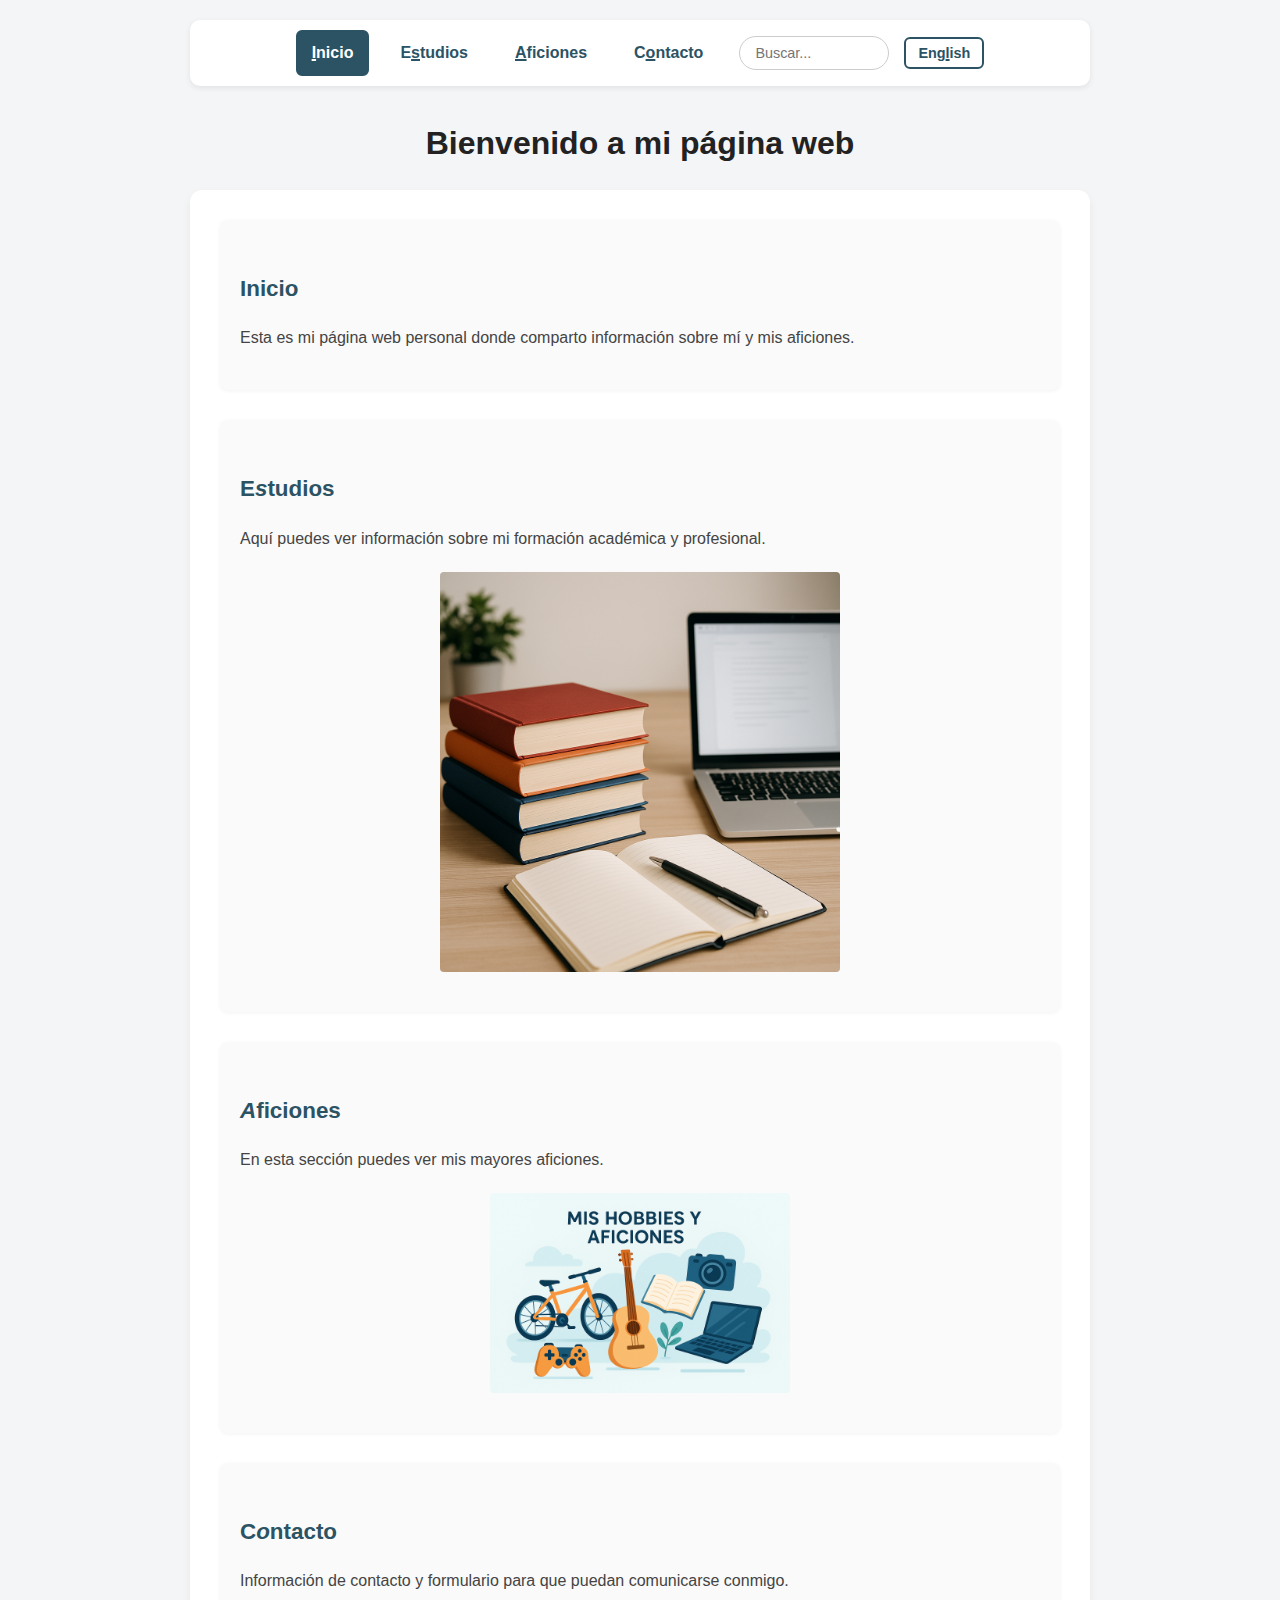
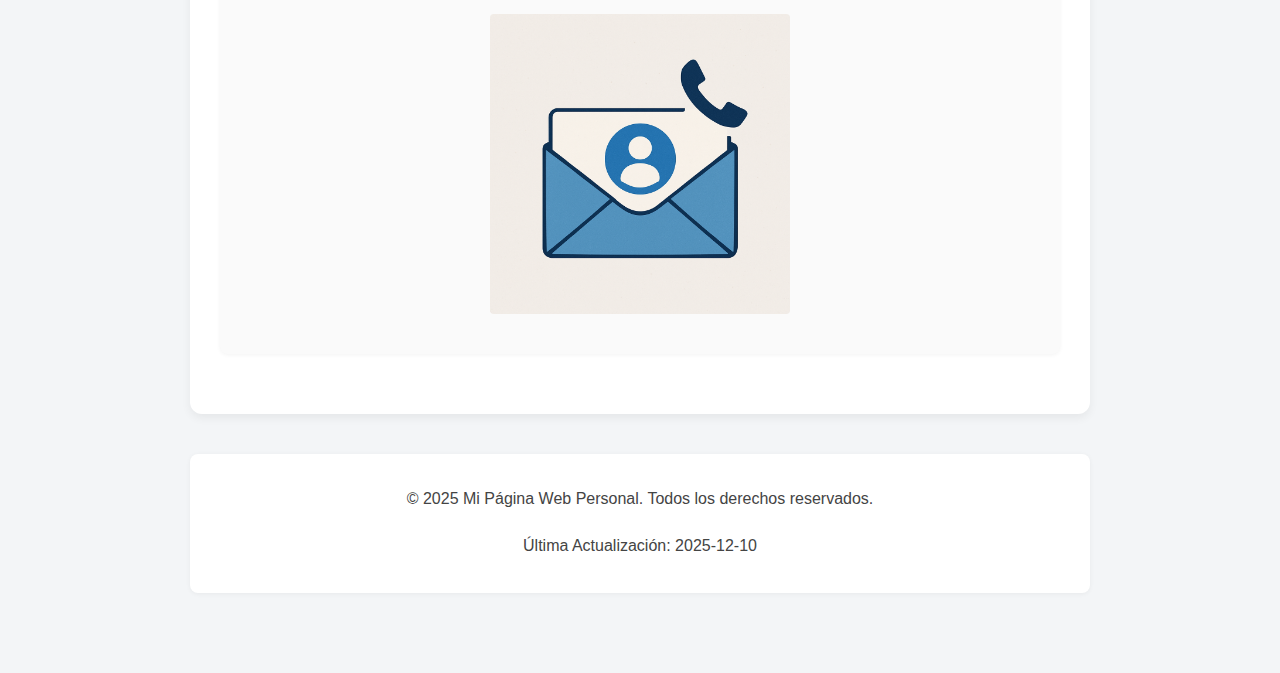
<file: index.html>
<!DOCTYPE html>
<html lang="es">
<head>
    <meta charset="UTF-8">
    <meta name="viewport" content="width=device-width, initial-scale=1.0">
    <link rel="stylesheet" href="styles.css">
    <script type="text/javascript">
        (function(c,l,a,r,i,t,y){
            c[a]=c[a]||function(){(c[a].q=c[a].q||[]).push(arguments)};
            t=l.createElement(r);t.async=1;t.src="https://www.clarity.ms/tag/"+i;
            y=l.getElementsByTagName(r)[0];y.parentNode.insertBefore(t,y);
        })(window, document, "clarity", "script", "uftyssa7ax");
    </script>
    <script src="main.js"></script>
    <title>Mi Página Web Personal</title>
</head>
<body>
    <header>
        <nav>
            <ul>
                <li>
                    <span data-translate="menu_inicio" data-translate-tooltip="tooltip_inicio" title="Volver a la página principal">Inicio</span>
                </li>
                <li>
                    <a href="estudios.html" accesskey="s" data-translate="menu_estudios" data-translate-tooltip="tooltip_estudios" title="Ver mi formación académica">Estudios</a>
                </li>
                <li>
                    <a href="aficiones.html" accesskey="a" data-translate="menu_aficiones" data-translate-tooltip="tooltip_aficiones" title="Ver mis pasatiempos">Aficiones</a>
                </li>
                <li>
                    <a href="contacto.html" accesskey="o" data-translate="menu_contacto" data-translate-tooltip="tooltip_contacto" title="Formas de contactar conmigo">Contacto</a>
                </li>
                <li>
                    <label for="buscador-ppal">Buscar:</label>

                    <input 
                        id="buscador-ppal"
                        type="text" 
                        placeholder="Buscar..." 
                        onkeyup="miWeb.mostrarSugerencias(this)" 
                        onkeydown="miWeb.gestionarNavegacion(event, this)" 
                        role="combobox" 
                        aria-autocomplete="list" 
                        aria-expanded="false" 
                        aria-haspopup="listbox" 
                        data-translate-placeholder="placeholder_buscar" 
                        autocomplete="off"
                    >
                    <ul role="listbox" tabindex="-1" hidden></ul>
                </li>
                <li>
                    <button onclick="miWeb.alternarIdioma()" accesskey="l" data-translate="btn_cambiar" data-translate-tooltip="tooltip_idioma" title="Cambiar el idioma de la web">English</button>
                </li>
            </ul>
        </nav>
    
        <h1 data-translate="index_titulo_principal">Bienvenido a mi página web</h1>
    </header>

    <main>
        <section>
            <h2 data-translate="index_sec_inicio">Inicio</h2>
            <p data-translate="index_desc_inicio">Esta es mi página web personal donde comparto información sobre mí y mis aficiones.</p>
        </section>

        <section>
            <h2 data-translate="menu_estudios">Estudios</h2> <p data-translate="index_desc_estudios">Aquí puedes ver información sobre mi formación académica y profesional.</p>
            <img src="imagenes/estudios.png" alt="Imagen de estudios" width="400">
        </section>

        <section>
            <h2 data-translate="menu_aficiones">Aficiones</h2> <p data-translate="index_desc_aficiones">En esta sección puedes ver mis mayores aficiones.</p>
            <img src="imagenes/aficiones.png" alt="Imagen de aficiones" width="300">
        </section>

        <section>
            <h2 data-translate="menu_contacto">Contacto</h2> <p data-translate="index_desc_contacto">Información de contacto y formulario para que puedan comunicarse conmigo.</p>
            <img src="imagenes/contacto.png" alt="Imagen de contacto" width="300">
        </section>
    </main>

    <footer>
        <p data-translate="footer_texto">&copy; 2025 Mi Página Web Personal. Todos los derechos reservados.</p>
        <p data-translate="footer_last_update">Última Actualización: 2025-12-10</p>
    </footer>

</body>
</html>
</file>
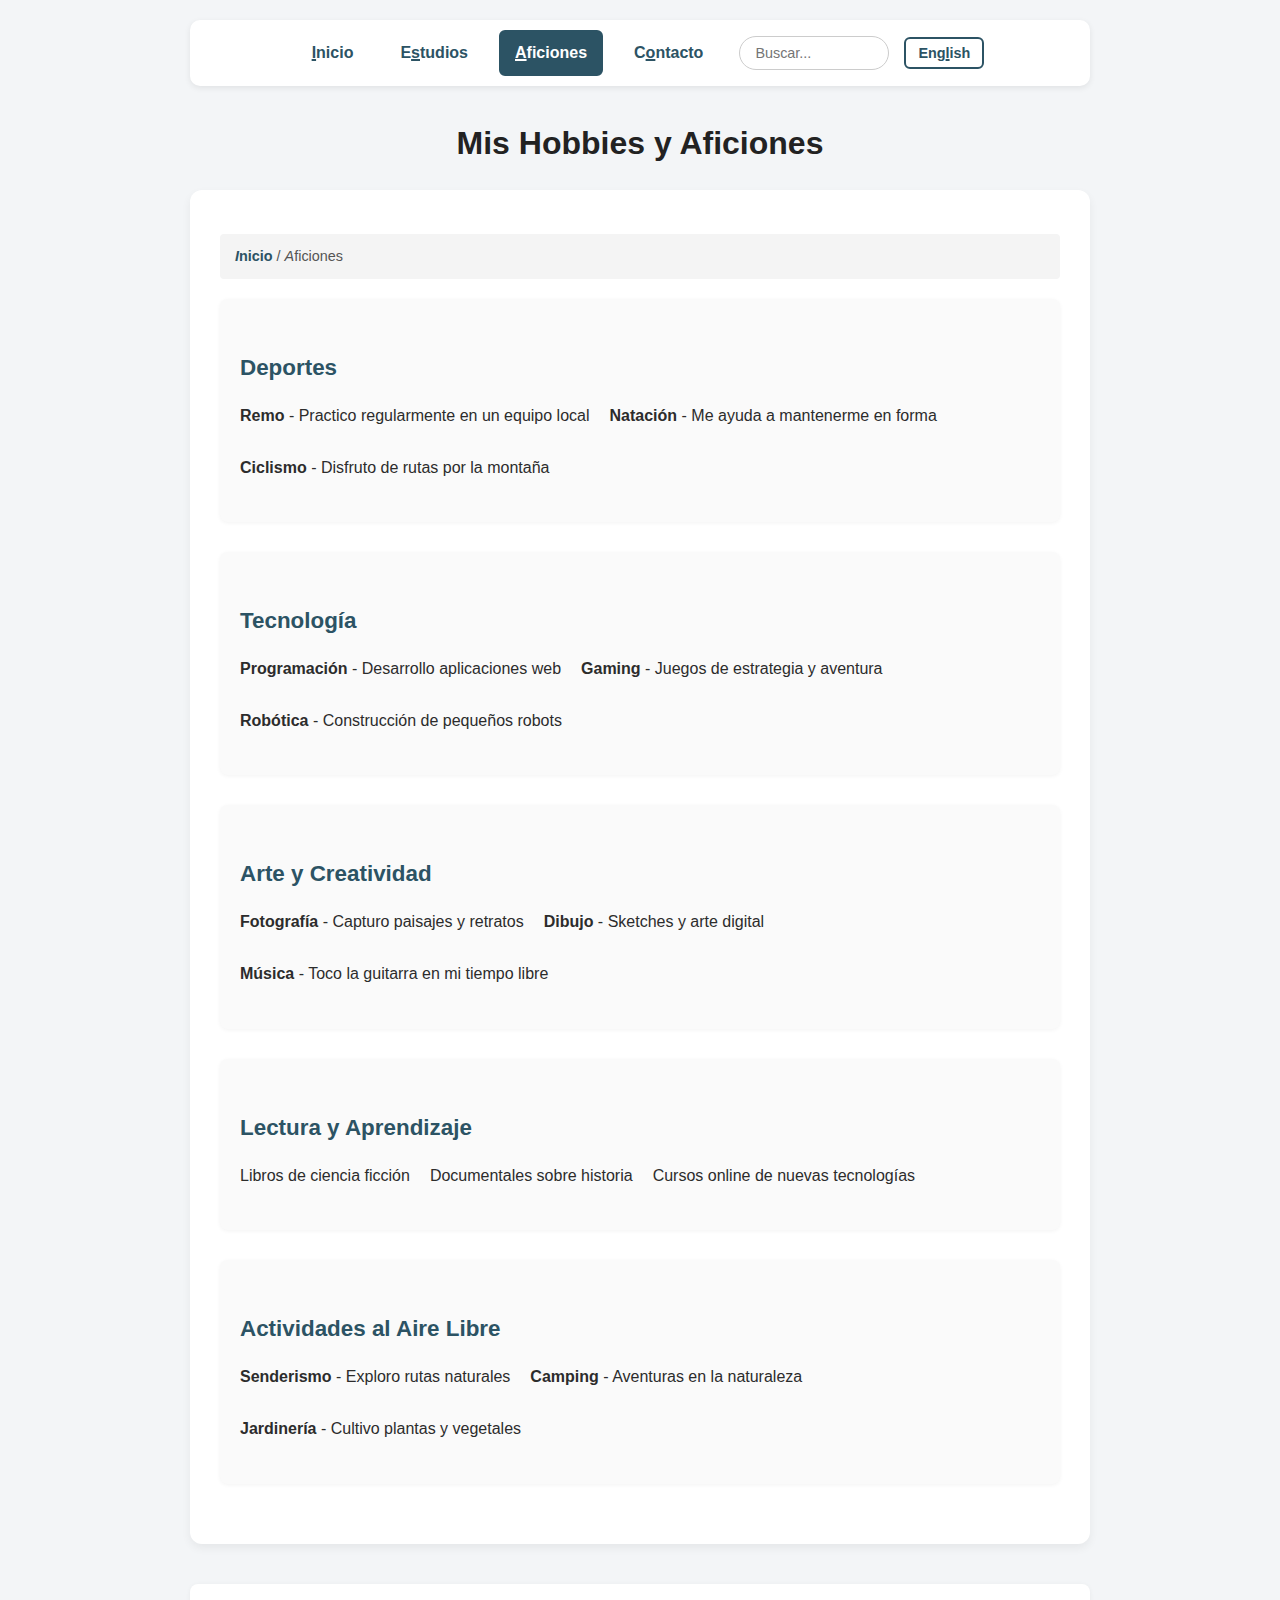
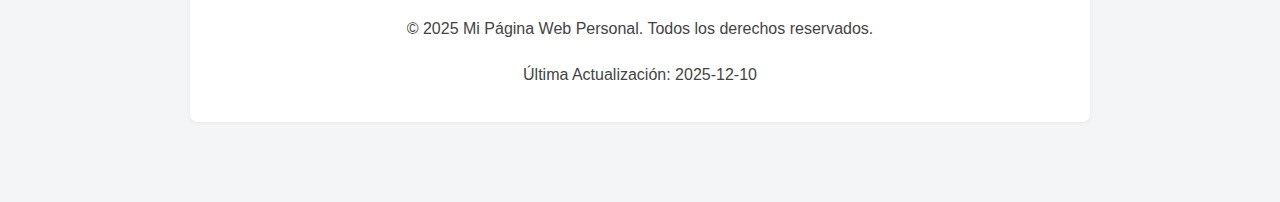
<file: aficiones.html>
<!DOCTYPE html>
<html lang="es">
<head>
    <meta charset="UTF-8">
    <meta name="viewport" content="width=device-width, initial-scale=1.0">
    <link rel="stylesheet" href="styles.css">
    <script type="text/javascript">
        (function(c,l,a,r,i,t,y){
            c[a]=c[a]||function(){(c[a].q=c[a].q||[]).push(arguments)};
            t=l.createElement(r);t.async=1;t.src="https://www.clarity.ms/tag/"+i;
            y=l.getElementsByTagName(r)[0];y.parentNode.insertBefore(t,y);
        })(window, document, "clarity", "script", "uftyssa7ax");
    </script>
    <script src="main.js"></script>
    <title data-translate="titulo_pestana_aficiones">Mis Hobbies y Aficiones</title>
</head>
<body>
    
    <header>
        <nav>
            <ul>
                <li>
                    <a href="index.html" accesskey="i" data-translate="menu_inicio" data-translate-tooltip="tooltip_inicio" title="Volver a la página principal">Inicio</a>
                </li>
                <li>
                    <a href="estudios.html" accesskey="s" data-translate="menu_estudios" data-translate-tooltip="tooltip_estudios" title="Ver mi formación académica">Estudios</a>
                </li>
                <li>
                    <span data-translate="menu_aficiones" data-translate-tooltip="tooltip_aficiones" title="Ver mis pasatiempos">Aficiones</span>
                </li>
                <li>
                    <a href="contacto.html" accesskey="o" data-translate="menu_contacto" data-translate-tooltip="tooltip_contacto" title="Formas de contactar conmigo">Contacto</a>
                </li>
                <li>
                    <label for="buscador-ppal">Buscar:</label>

                    <input 
                        id="buscador-ppal"
                        type="text" 
                        placeholder="Buscar..." 
                        onkeyup="miWeb.mostrarSugerencias(this)" 
                        onkeydown="miWeb.gestionarNavegacion(event, this)" 
                        role="combobox" 
                        aria-autocomplete="list" 
                        aria-expanded="false" 
                        aria-haspopup="listbox" 
                        data-translate-placeholder="placeholder_buscar" 
                        autocomplete="off"
                    >
                    <ul role="listbox" tabindex="-1" hidden></ul>
                </li>
                <li>
                    <button onclick="miWeb.alternarIdioma()" accesskey="l" data-translate="btn_cambiar" data-translate-tooltip="tooltip_idioma" title="Cambiar el idioma de la web">English</button>
                </li>
            </ul>
        </nav>
        <h1 data-translate="aficiones_h1_principal">Mis Hobbies y Aficiones</h1>
    </header>
    
    <main>
        <p>
            <a href="index.html" data-translate="menu_inicio">Inicio</a> / <span data-translate="menu_aficiones">Aficiones</span>
        </p>

        <section>
            <h2 data-translate="sec_deportes">Deportes</h2>
            <ul>
                <li><strong data-translate="afic_remo">Remo</strong> - <span data-translate="afic_remo_desc">Practico regularmente en un equipo local</span></li>
                <li><strong data-translate="afic_natacion">Natación</strong> - <span data-translate="afic_natacion_desc">Me ayuda a mantenerme en forma</span></li>
                <li><strong data-translate="afic_ciclismo">Ciclismo</strong> - <span data-translate="afic_ciclismo_desc">Disfruto de rutas por la montaña</span></li>
            </ul>
        </section>

        <section>
            <h2 data-translate="sec_tecnologia">Tecnología</h2>
            <ul>
                <li><strong data-translate="afic_progra">Programación</strong> - <span data-translate="afic_progra_desc">Desarrollo aplicaciones web</span></li>
                <li><strong data-translate="afic_gaming">Gaming</strong> - <span data-translate="afic_gaming_desc">Juegos de estrategia y aventura</span></li>
                <li><strong data-translate="afic_robotica">Robótica</strong> - <span data-translate="afic_robotica_desc">Construcción de pequeños robots</span></li>
            </ul>
        </section>

        <section>
            <h2 data-translate="sec_arte">Arte y Creatividad</h2>
            <ul>
                <li><strong data-translate="afic_foto">Fotografía</strong> - <span data-translate="afic_foto_desc">Capturo paisajes y retratos</span></li>
                <li><strong data-translate="afic_dibujo">Dibujo</strong> - <span data-translate="afic_dibujo_desc">Sketches y arte digital</span></li>
                <li><strong data-translate="afic_musica">Música</strong> - <span data-translate="afic_musica_desc">Toco la guitarra en mi tiempo libre</span></li>
            </ul>
        </section>

        <section>
            <h2 data-translate="sec_lectura">Lectura y Aprendizaje</h2>
            <ul>
                <li><span data-translate="afic_libros">Libros de ciencia ficción</span></li>
                <li><span data-translate="afic_docus">Documentales sobre historia</span></li>
                <li><span data-translate="afic_cursos">Cursos online de nuevas tecnologías</span></li>
            </ul>
        </section>

        <section>
            <h2 data-translate="sec_airelibre">Actividades al Aire Libre</h2>
            <ul>
                <li><strong data-translate="afic_senderismo">Senderismo</strong> - <span data-translate="afic_senderismo_desc">Exploro rutas naturales</span></li>
                <li><strong data-translate="afic_camping">Camping</strong> - <span data-translate="afic_camping_desc">Aventuras en la naturaleza</span></li>
                <li><strong data-translate="afic_jardin">Jardinería</strong> - <span data-translate="afic_jardin_desc">Cultivo plantas y vegetales</span></li>
            </ul>
        </section>
    </main>
    
    <footer>
        <p data-translate="footer_texto">&copy; 2025 Mi Página Web Personal. Todos los derechos reservados.</p>
        <p data-translate="footer_last_update">Última Actualización: 2025-12-10</p>
    </footer>

</body>
</html>
</file>
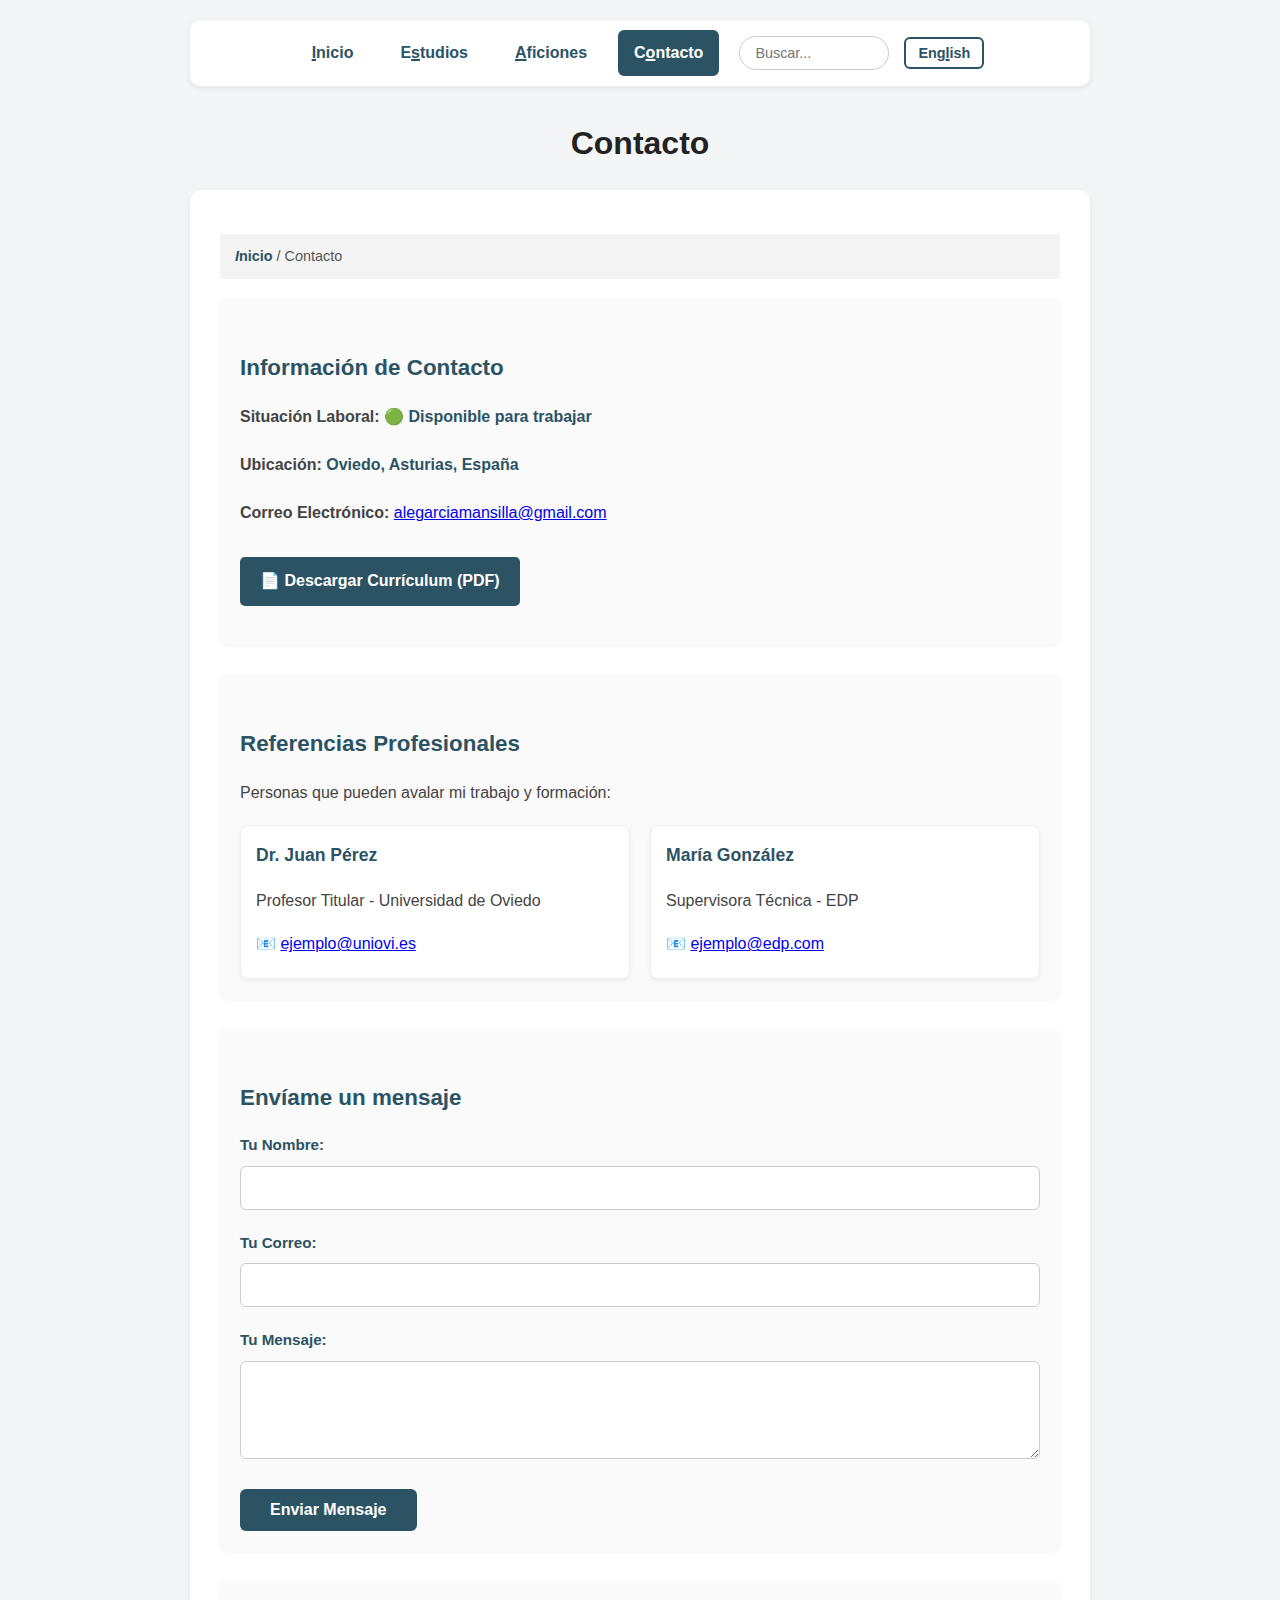
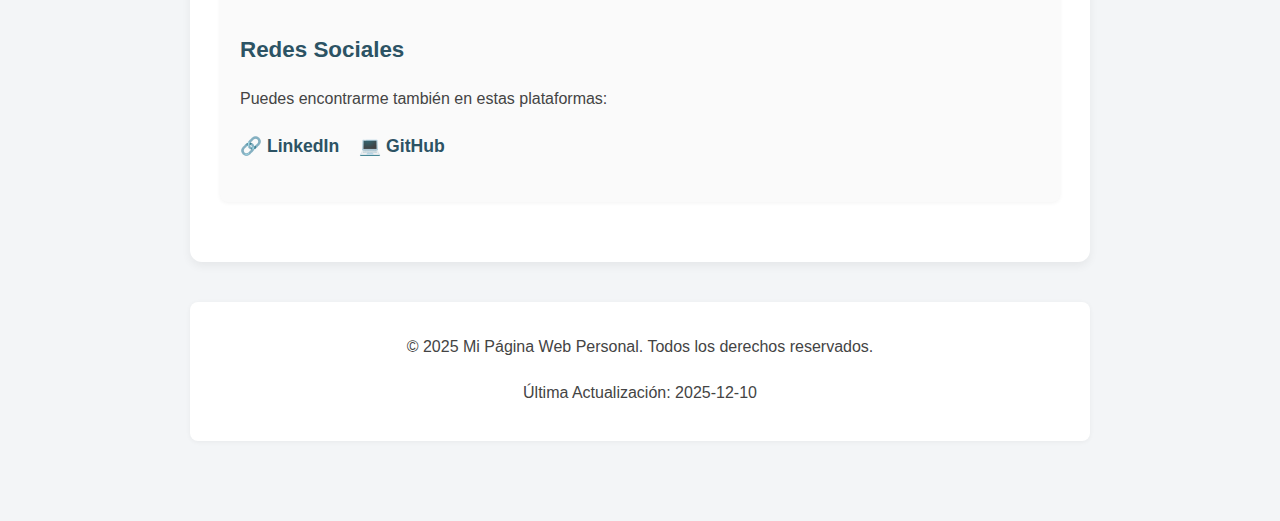
<file: contacto.html>
<!DOCTYPE html>
<html lang="es">
<head>
    <meta charset="UTF-8">
    <meta name="viewport" content="width=device-width, initial-scale=1.0">
    <link rel="stylesheet" href="styles.css">
    <script type="text/javascript">
        (function(c,l,a,r,i,t,y){
            c[a]=c[a]||function(){(c[a].q=c[a].q||[]).push(arguments)};
            t=l.createElement(r);t.async=1;t.src="https://www.clarity.ms/tag/"+i;
            y=l.getElementsByTagName(r)[0];y.parentNode.insertBefore(t,y);
        })(window, document, "clarity", "script", "uftyssa7ax");
    </script>
    <script src="main.js"></script>
    <title data-translate="titulo_pestana_contacto">Contacto - Mi Página Web</title>
</head>
<body>
    <header>
        <nav>
            <ul>
                <li><a href="index.html" accesskey="i" data-translate="menu_inicio" data-translate-tooltip="tooltip_inicio" title="Inicio (Alt + i)"><em>I</em>nicio</a></li>
                <li><a href="estudios.html" accesskey="s" data-translate="menu_estudios" data-translate-tooltip="tooltip_estudios" title="Estudios (Alt + s)">E<em>s</em>tudios</a></li>
                <li><a href="aficiones.html" accesskey="a" data-translate="menu_aficiones" data-translate-tooltip="tooltip_aficiones" title="Aficiones (Alt + a)"><em>A</em>ficiones</a></li>
                <li><span data-translate="menu_contacto">C<em>o</em>ntacto</span></li>
                
                <li>
                    <label for="buscador-ppal">Buscar</label>

                    <input 
                        id="buscador-ppal"
                        type="text" 
                        placeholder="Buscar..." 
                        onkeyup="miWeb.mostrarSugerencias(this)" 
                        onkeydown="miWeb.gestionarNavegacion(event, this)" 
                        role="combobox" 
                        aria-autocomplete="list" 
                        aria-expanded="false" 
                        aria-haspopup="listbox" 
                        data-translate-placeholder="placeholder_buscar" 
                        autocomplete="off"
                    >
                    <ul role="listbox" tabindex="-1" hidden></ul>
                </li>
                
                <li><button onclick="miWeb.alternarIdioma()" accesskey="l" data-translate="btn_cambiar" data-translate-tooltip="tooltip_idioma" title="Cambiar Idioma (Alt + l)">Eng<em>l</em>ish</button></li>
            </ul>
        </nav>
        <h1 data-translate="contacto_h1_principal">Contacto</h1>
    </header>

    <main>
        <p>
            <a href="index.html" data-translate="menu_inicio">Inicio</a> / <span data-translate="menu_contacto">Contacto</span>
        </p>

        <section>
            <h2 data-translate="sec_info_contacto">Información de Contacto</h2>
            
            <address>
                <p>
                    <strong data-translate="label_estado">Estado:</strong> 
                    <span data-translate="status_disponible">🟢 Disponible para trabajar</span>
                </p>
                <p>
                    <strong data-translate="label_ubicacion">Ubicación:</strong> 
                    <span data-translate="text_ubicacion">Oviedo, Asturias, España</span>
                </p>
                <p>
                    <strong data-translate="label_email">Email:</strong> 
                    <a href="mailto:alegarciamansilla@gmail.com?subject=Contacto%20desde%20Portafolio">alegarciamansilla@gmail.com</a>
                </p>
                
                <p>
                    <a href="documentos/cv_alejandro.pdf" target="_blank" download>
                        📄 <span data-translate="btn_descargar_cv">Descargar Currículum (PDF)</span>
                    </a>
                </p>
            </address>
        </section>

        <section>
            <h2 data-translate="sec_referencias">Referencias Profesionales</h2>
            <p data-translate="desc_referencias">Personas que pueden avalar mi trabajo y formación:</p>
            
            <div>
                <article>
                    <h3>Dr. Juan Pérez</h3>
                    <p data-translate="ref_1_cargo">Profesor Titular - Universidad de Oviedo</p>
                    <p>📧 <a href="mailto:ejemplo@uniovi.es">ejemplo@uniovi.es</a></p>
                </article>

                <article>
                    <h3>María González</h3>
                    <p data-translate="ref_2_cargo">Supervisora Técnica - EDP</p>
                    <p>📧 <a href="mailto:ejemplo@edp.com">ejemplo@edp.com</a></p>
                </article>
            </div>
        </section>

        <section>
            <h2 data-translate="sec_formulario">Envíame un mensaje</h2>
            <form onsubmit="miWeb.enviarFormulario(event)">
                
                <div>
                    <label for="form_nombre">
                        <span data-translate="form_nombre">Nombre:</span>
                    </label>
                    <input id="form_nombre" type="text" required>
                </div>

                <div>
                    <label for="form_email">
                        <span data-translate="form_email">Correo Electrónico:</span>
                    </label>
                    <input id="form_email" type="email" required>
                </div>

                <div>
                    <label for="form_mensaje">
                        <span data-translate="form_mensaje">Mensaje:</span>
                    </label>
                    <textarea id="form_mensaje" rows="4" required></textarea>
                </div>

                <button type="submit" data-translate="form_btn_enviar">Enviar Mensaje</button>
            </form>
        </section>

        <section>
            <h2 data-translate="sec_redes">Redes Sociales</h2>
            <p data-translate="redes_desc">Puedes encontrarme también en estas plataformas:</p>
            <ul>
                <li>
                    <a href="https://www.linkedin.com" target="_blank">🔗 LinkedIn</a>
                </li>
                <li>
                    <a href="https://github.com" target="_blank">💻 GitHub</a>
                </li>
            </ul>
        </section>
    </main>

    <footer>
        <p data-translate="footer_texto">© 2025 Mi Página Web Personal. Todos los derechos reservados.</p>
        <p data-translate="footer_last_update">Última Actualización: 2025-12-10</p>
    </footer>
    
</body>
</html>
</file>
<file: styles.css>
/*
 * PALETA DE COLORES UTILIZADA:
 * - Primario (Azul/Verde Oscuro): #2c5364
 * - Fondo Claro Principal: #f3f5f7
 * - Fondo Blanco: #ffffff
 * - Texto Principal Oscuro: #2c2c2c (Original)
 * - Texto Secundario/Gris: #444 (Original)
 * - Foco Accesible (Amarillo Alto Contraste): #ffd700 (Reemplaza #ffeb3b)
 * - Borde Foco (Negro Alto Contraste): #000000
 * - Éxito/Dirección (Verde): #28a745 (Reemplaza green)
 * - Naranja/Foco Input: #ff9900 (Original, mantenido para el input)
*/

/* --- ESTILOS BASE --- */
* {
    box-sizing: border-box;
}

body {
    margin: 0;
    padding: 1.25rem; /* 20px -> 1.25rem */
    font-family: 'Inter', 'Segoe UI', Arial, sans-serif;
    line-height: 1.7;
    background-color: #f3f5f7;
    color: #2c2c2c;
    padding-bottom: 5rem; /* 80px -> 5rem */
    
    /* --- FIX 1: Evita que palabras largas (como emails) rompan el diseño --- */
    overflow-wrap: break-word;
    word-wrap: break-word;
}

/* --- NAVEGACIÓN (HEADER) --- */
nav {
    max-width: 56.25rem; /* 900px -> 56.25rem */
    margin: 0 auto 1.875rem auto; /* 30px -> 1.875rem */
    background-color: #ffffff;
    border-radius: 0.625rem; /* 10px -> 0.625rem */
    box-shadow: 0 0.125rem 0.375rem rgba(0,0,0,0.08); /* 2px, 6px -> rem */
    padding: 0.625rem; /* 10px -> 0.625rem */
    position: relative; 
    z-index: 1000;
}

nav ul {
    display: flex;
    justify-content: center;
    align-items: center;
    gap: 0.9375rem; /* 15px -> 0.9375rem */
    margin: 0;
    padding: 0;
    list-style: none;
    flex-wrap: wrap;
}

nav li {
    position: relative; 
    margin: 0;
}

/* Ocultar etiquetas de accesibilidad en el menú (Texto "Buscar") */
nav label {
    position: absolute;
    width: 1px;
    height: 1px;
    padding: 0;
    margin: -1px;
    overflow: hidden;
    clip: rect(0, 0, 0, 0);
    white-space: nowrap;
    border: 0;
}

/* Enlaces del menú */
nav a {
    color: #2c5364;
    background-color: transparent;
    text-decoration: none;
    font-weight: 600;
    padding: 0.5rem 0.875rem; /* 8px 14px -> rem */
    border-radius: 0.375rem; /* 6px -> 0.375rem */
    transition: background 0.3s ease;
    display: inline-block;
    border: 2px solid transparent; /* Mantenemos 2px para consistencia de borde */
}

nav a:hover {
    background-color: #2c5364;
    color: #ffffff;
}

/* Página actual */
nav span {
    display: inline-block;
    padding: 0.5rem 0.875rem; /* 8px 14px -> rem */
    border-radius: 0.375rem; /* 6px -> 0.375rem */
    font-weight: bold;
    background-color: #2c5364;
    color: #ffffff;
    cursor: default;
    border: 2px solid #2c5364;
}

/* Botón de idioma */
nav button {
    background-color: transparent;
    color: #2c5364;
    border: 2px solid #2c5364;
    padding: 0.375rem 0.75rem; /* 6px 12px -> rem */
    font-size: 0.9em;
    font-weight: 700;
    border-radius: 0.375rem; /* 6px -> 0.375rem */
    cursor: pointer;
    transition: all 0.3s ease;
}

nav button:hover {
    background-color: #2c5364;
    color: #ffffff;
    box-shadow: 0 0.1875rem 0.5rem rgba(44, 83, 100, 0.25); /* 3px 8px -> rem */
}

/* --- BUSCADOR --- */
nav input[type="text"] {
    padding: 0.5rem 0.9375rem; /* 8px 15px -> rem */
    border-radius: 1.25rem; /* 20px -> 1.25rem */
    border: 1px solid #ccc;
    font-size: 0.9rem;
    color: #2c2c2c;
    outline: none;
    width: 9.375rem; /* 150px -> 9.375rem */
    transition: all 0.3s ease;
    margin-left: 0.3125rem; /* 5px -> 0.3125rem */
}

/* --- LISTA DESPLEGABLE --- */
nav input[type="text"] + ul {
    position: absolute;
    top: 100%;
    left: 0;
    width: 15rem; /* 240px -> 15rem */
    background-color: #ffffff;
    border: 1px solid #ccc;
    border-radius: 0 0 0.5rem 0.5rem; /* 8px -> 0.5rem */
    box-shadow: 0 0.25rem 0.625rem rgba(0,0,0,0.15); /* 4px 10px -> rem */
    list-style: none;
    padding: 0;
    margin: 0.3125rem 0 0 0; /* 5px -> 0.3125rem */
    display: none;
    max-height: 18.75rem; /* 300px -> 18.75rem */
    overflow-y: auto;
    z-index: 2000;
}

nav input[type="text"] + ul li {
    display: block;
    width: 100%;
    padding: 0.625rem 0.9375rem; /* 10px 15px -> rem */
    border-bottom: 1px solid #eee;
    text-align: left;
    cursor: pointer;
}

nav input[type="text"] + ul li:hover {
    background-color: #f3f5f7;
}

nav input[type="text"] + ul li:last-child {
    border-bottom: none;
}

nav input[type="text"] + ul strong {
    color: #2c2c2c;
    font-size: 0.95rem;
    display: block;
}

nav input[type="text"] + ul small {
    color: #2c5364;
    font-size: 0.75rem;
    text-transform: uppercase;
    font-weight: bold;
    display: block;
    margin-top: 0.25rem; /* 4px -> 0.25rem */
}

/* --- ACCESIBILIDAD (MNEMÓNICOS) --- */
nav em {
    font-style: normal;
    text-decoration: underline;
    text-decoration-thickness: 2px;
    font-weight: bold;
}

/* === CORRECCIÓN DEFINITIVA DE FOCO (ALTO CONTRASTE) === */
nav a:focus, 
nav span:focus, 
nav button:focus, 
form button:focus, 
a[href="#"]:focus,
summary:focus {
    background-color: #ffd700 !important; /* AMARILLO CHILLÓN */
    color: #000000 !important;              /* TEXTO NEGRO */
    border: 2px solid #000000 !important; /* BORDE NEGRO GRUESO */
    outline: none !important;               /* Quitamos outline confuso */
    box-shadow: 0 0 0.625rem #000000; /* 10px -> 0.625rem */
    z-index: 100;
}

/* Foco específico para el Input */
nav input[type="text"]:focus {
    background-color: #ffffff;
    color: #333;
    width: 12.5rem; /* 200px -> 12.5rem */
    border: 2px solid #ff9900; 
    box-shadow: 0 0 0.5rem rgba(255, 153, 0, 0.4); /* 8px -> 0.5rem */
}

/* Estilo del resaltado (Mark) */
mark {
    background-color: #ffd700 !important;
    color: #000 !important;
    padding: 0 0.125rem; /* 2px -> 0.125rem */
    border-radius: 0.125rem; /* 2px -> 0.125rem */
    box-shadow: 0 0 0.3125rem rgba(255, 215, 0, 0.8);
    font-weight: bold;
    display: inline-block;
}

/* --- CONTENIDO PRINCIPAL --- */
main {
    max-width: 56.25rem; /* 900px -> 56.25rem */
    margin: 0 auto;
    padding: 1.875rem; /* 30px -> 1.875rem */
    background-color: #ffffff;
    color: #2c2c2c;
    border-radius: 0.75rem; /* 12px -> 0.75rem */
    box-shadow: 0 0.25rem 0.625rem rgba(0,0,0,0.06); /* 4px 10px -> rem */
}

/* --- MIGAS DE PAN --- */
main > p:first-child {
    background-color: #f4f4f4;
    padding: 0.625rem 0.9375rem; /* 10px 15px -> rem */
    margin-bottom: 1.25rem; /* 20px -> 1.25rem */
    border-radius: 0.25rem; /* 4px -> 0.25rem */
    color: #555;
    font-size: 0.9em;
}

main > p:first-child a {
    text-decoration: none;
    color: #2c5364;
    font-weight: bold;
}

main > p:first-child a:hover {
    text-decoration: underline;
}

main > p:first-child span {
    font-weight: normal;
    color: #555;
}

/* --- TIPOGRAFÍA --- */
h1 { margin-top: 0; margin-bottom: 1.25rem; font-size: 2rem; color: #222; text-align: center; } 
h2 { margin-top: 1.875rem; margin-bottom: 0.9375rem; font-size: 1.4rem; color: #2c5364; } 
p { margin-bottom: 1.2em; font-size: 1rem; color: #444; }
ul { padding-left: 1.25rem; } 
li { margin-bottom: 0.375rem; line-height: 1.6; } 

section {
    margin-bottom: 1.875rem; padding: 1.25rem; /* 30px 20px -> rem */
    background-color: #fafafa; border-radius: 0.5rem; /* 8px -> 0.5rem */
    box-shadow: 0 0.0625rem 0.25rem rgba(0,0,0,0.05); /* 1px 4px -> rem */
}

img, video {
    display: block; margin: 1.25rem auto; 
    max-width: 100%; height: auto; border-radius: 0.25rem;
}

/* --- AYUDA --- */
details {
    background-color: #fff; border: 1px solid #ddd;
    border-radius: 0.25rem;
    margin-bottom: 0.625rem;
    padding: 0.3125rem;
}
details[open] { border-left: 0.25rem solid #2c5364; }
summary { cursor: pointer; padding: 0.625rem; font-weight: bold; list-style: none; }
summary::after { content: '+'; float: right; font-weight: bold; color: #2c5364; }
details[open] summary::after { content: '-'; }


/* --- FOOTER --- */
footer {
    max-width: 56.25rem; /* 900px -> 56.25rem */
    margin: 2.5rem auto 0 auto;
    padding: 0.9375rem;
    text-align: center; font-size: 0.9rem;
    background-color: #ffffff; color: #666;
    border-radius: 0.5rem;
    box-shadow: 0 0.0625rem 0.3125rem rgba(0,0,0,0.05);
}

/* --- CONTACTO --- */
address { font-style: normal; line-height: 1.8; }
address span { color: #2c5364; font-weight: bold; }
address a span { color: #ffffff; font-weight: bold; }

a[download] {
    background-color: #2c5364;
    color: white; padding: 0.625rem 1.25rem;
    border-radius: 0.3125rem;
    text-decoration: none; display: inline-block;
    margin-top: 0.625rem;
    font-weight: 700;
    transition: background-color 0.3s;
}
a[download]:hover { background-color: #1a3c4a; }

section > div { display: flex; flex-wrap: wrap; gap: 1.25rem; margin-top: 0.9375rem; }
section article {
    flex: 1; min-width: 15.625rem; /* 250px -> 15.625rem */
    background-color: #fff;
    border: 1px solid #eee; padding: 0.9375rem;
    border-radius: 0.5rem;
    box-shadow: 0 0.125rem 0.3125rem rgba(0,0,0,0.05);
    transition: transform 0.2s, box-shadow 0.2s;
}
section article:hover { transform: translateY(-0.1875rem); box-shadow: 0 0.25rem 0.75rem rgba(0,0,0,0.1); }
section article h3 { margin-top: 0; margin-bottom: 0.3125rem; font-size: 1.1rem; color: #2c5364; }
section article p { margin-bottom: 0.3125rem; }

section ul { 
    list-style: none; 
    padding: 0; 
    display: flex; 
    gap: 1.25rem; 
    
    /* --- FIX 2: Permite que los elementos bajen a la siguiente fila --- */
    flex-wrap: wrap; 
}

section ul a {
    font-size: 1.1rem; text-decoration: none; color: #2c5364;
    font-weight: bold; transition: color 0.3s;
}
section ul a:hover { text-decoration: underline; color: #1a3c4a; }

/* --- FORMULARIO --- */
form {
    display: flex; flex-direction: column; gap: 1.25rem;
    max-width: 100%; margin-top: 0.625rem;
}

/* Fix Accesibilidad: Contenedor para inputs apilados */
form > div {
    display: flex;
    flex-direction: column;
}

form label {
    display: flex; flex-direction: column; font-weight: 600;
    color: #2c5364; font-size: 0.95rem;
}
form label span { margin-bottom: 0.5rem; }
form input[type="text"], form input[type="email"], form textarea {
    padding: 0.75rem; border: 1px solid #ccc; border-radius: 0.375rem;
    font-family: inherit; font-size: 1rem; background-color: #fff;
    transition: all 0.3s ease;
}
form input:focus, form textarea:focus {
    outline: none; border-color: #2c5364;
    box-shadow: 0 0 0 0.25rem rgba(44, 83, 100, 0.15);
}
form button {
    background-color: #2c5364; color: white; padding: 0.75rem 1.875rem;
    border: none; border-radius: 0.375rem; font-size: 1rem;
    font-weight: 700; cursor: pointer; align-self: flex-start;
    transition: transform 0.2s, background-color 0.3s; margin-top: 0.625rem;
}
form button:hover {
    background-color: #1a3c4a; transform: translateY(-0.125rem);
    box-shadow: 0 0.25rem 0.625rem rgba(0,0,0,0.1);
}
form button:active { transform: translateY(0); }

nav input[type="text"] + ul li button {
    appearance: none;
    -webkit-appearance: none;
    background: none;
    border: none;
    padding: 0;
    margin: 0;
    font-family: inherit;
    color: inherit;
    text-align: left;
    cursor: pointer;
    display: block;
    width: 100%;
    padding: 0.625rem 0.9375rem;
    transition: background-color 0.15s ease;
}

nav input[type="text"] + ul li button:hover,
nav input[type="text"] + ul li button:focus {
    background-color: #f3f5f7;
    outline: none;
}

nav input[type="text"] + ul li button:focus {
    background-color: #ffd700 !important;
    color: #000000 !important; 
    border: 2px solid #000000 !important;
    outline: none !important;
    box-shadow: 0 0 5px rgba(0,0,0,0.3);
}

nav input[type="text"] + ul li {
    padding: 0;
}

/* --- MÓVIL --- */
@media (max-width: 37.5rem) { /* 600px -> 37.5rem */
    nav ul { flex-direction: column; gap: 0; }
    nav li { width: 100%; text-align: center; border-bottom: 1px solid #f0f0f0; }
    nav li:last-child { border-bottom: none; }
    nav a, nav span { display: block; width: 100%; padding: 0.9375rem 0; }
    nav input[type="text"] { width: 90%; margin: 0.9375rem auto; display: block; }
    nav input[type="text"] + ul { width: 100%; position: relative; border-radius: 0; }
    nav button { display: block; width: 60%; margin: 0.9375rem auto; padding: 0.625rem; }
    form button, a[download] { width: 100%; align-self: center; text-align: center; }

    /* --- FIX 3: Ajustes específicos para evitar desbordamiento horizontal --- */
    
    /* Listas verticales en vez de horizontales para dar espacio */
    section ul {
        flex-direction: column; 
    }

    /* Las tarjetas toman todo el ancho y no usan margen flex lateral */
    section > div {
        flex-direction: column;
    }
    
    section article {
        min-width: 100%; 
        width: 100%;
    }
}
</file>
